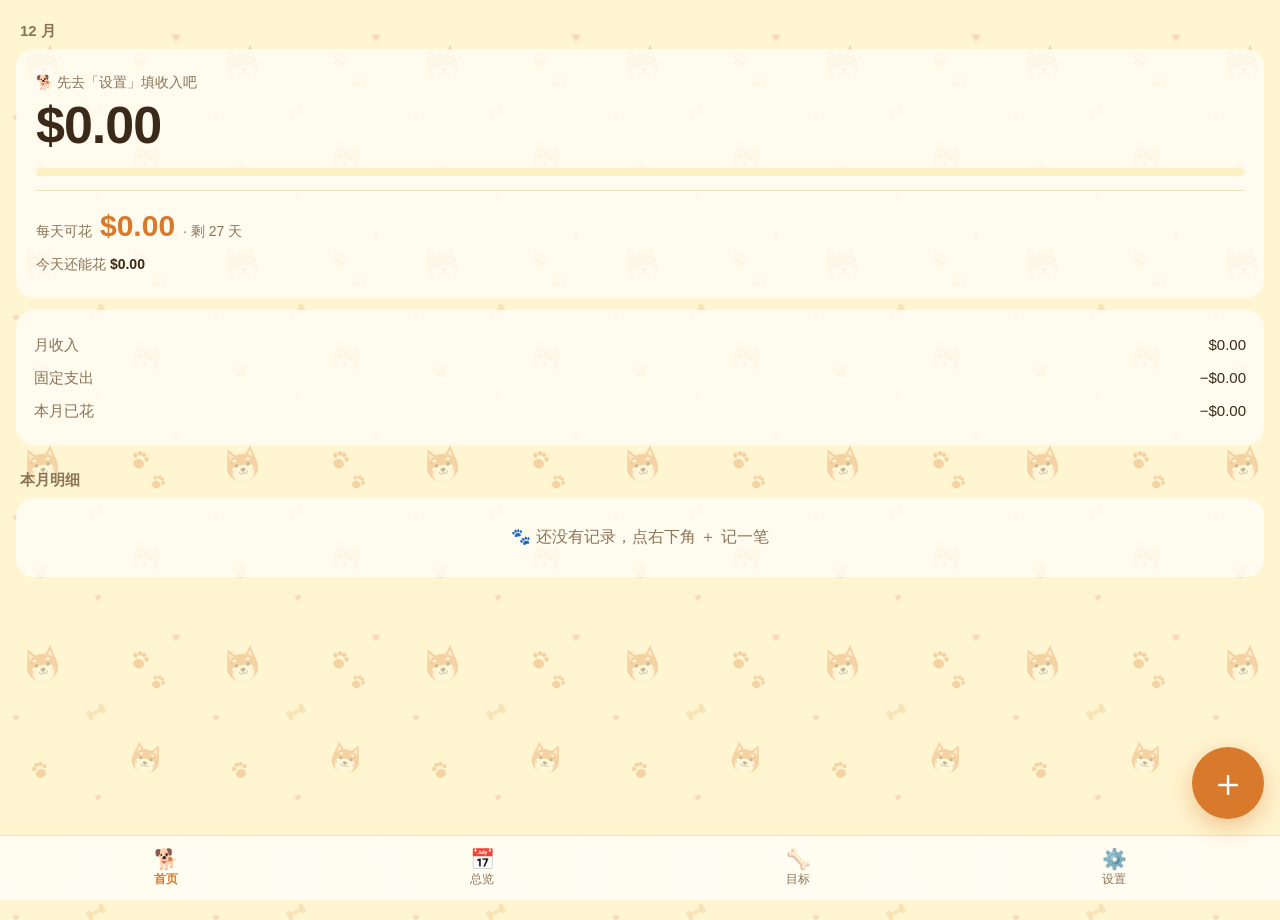
<file: index.html>
<!doctype html>
<html lang="zh-CN">
<head>
<meta charset="utf-8">
<meta name="viewport" content="width=device-width, initial-scale=1, viewport-fit=cover, user-scalable=no">
<title>柴柴账本</title>
<meta name="theme-color" content="#fff5d1" media="(prefers-color-scheme: light)">
<meta name="theme-color" content="#1d1710" media="(prefers-color-scheme: dark)">
<meta name="apple-mobile-web-app-capable" content="yes">
<meta name="mobile-web-app-capable" content="yes">
<meta name="apple-mobile-web-app-status-bar-style" content="default">
<meta name="apple-mobile-web-app-title" content="柴柴账本">
<link rel="manifest" href="manifest.webmanifest">
<link rel="apple-touch-icon" href="icons/icon-180.png">
<link rel="icon" href="icons/icon-192.png">
<link rel="stylesheet" href="style.css">
</head>
<body>
<main id="view"></main>

<nav class="tabbar">
  <button data-tab="home" class="active"><span class="ico">🐕</span>首页</button>
  <button data-tab="overview"><span class="ico">📅</span>总览</button>
  <button data-tab="goals"><span class="ico">🦴</span>目标</button>
  <button data-tab="settings"><span class="ico">⚙️</span>设置</button>
</nav>
<button id="fab" aria-label="记一笔">＋</button>

<!-- 记一笔 -->
<div class="sheet-bg" id="addSheet" hidden>
  <div class="sheet">
    <div class="sheet-head">
      <button class="link" data-close>取消</button>
      <strong>记一笔</strong>
      <input type="date" id="addDate" class="date-input">
    </div>
    <div class="seg kind-seg" id="kindSeg" hidden>
      <button data-kind="exp" class="on">支出</button>
      <button data-kind="inc">收入</button>
    </div>
    <div class="amount-display" id="addAmount">$0</div>
    <div class="add-warn" id="addWarn" hidden></div>
    <input id="addNote" class="note" placeholder="备注（可选）" maxlength="40">
    <div class="cats" id="catGrid"></div>
    <div class="keypad" id="keypad"></div>
  </div>
</div>

<!-- 通用输入弹窗 -->
<div class="sheet-bg" id="formSheet" hidden>
  <div class="sheet">
    <div class="sheet-head">
      <button class="link" data-close>取消</button>
      <strong id="formTitle"></strong>
      <button class="link strong" id="formSave">保存</button>
    </div>
    <form id="formBody" class="form"></form>
  </div>
</div>

<!-- 确认框 -->
<div class="sheet-bg confirm-bg" id="confirmSheet" hidden>
  <div class="sheet confirm">
    <p id="confirmMsg"></p>
    <button class="btn" id="confirmOk">确定</button>
    <button class="btn ghost" id="confirmCancel">取消</button>
  </div>
</div>

<div id="toast" hidden></div>
<script src="app.js"></script>
</body>
</html>
</file>
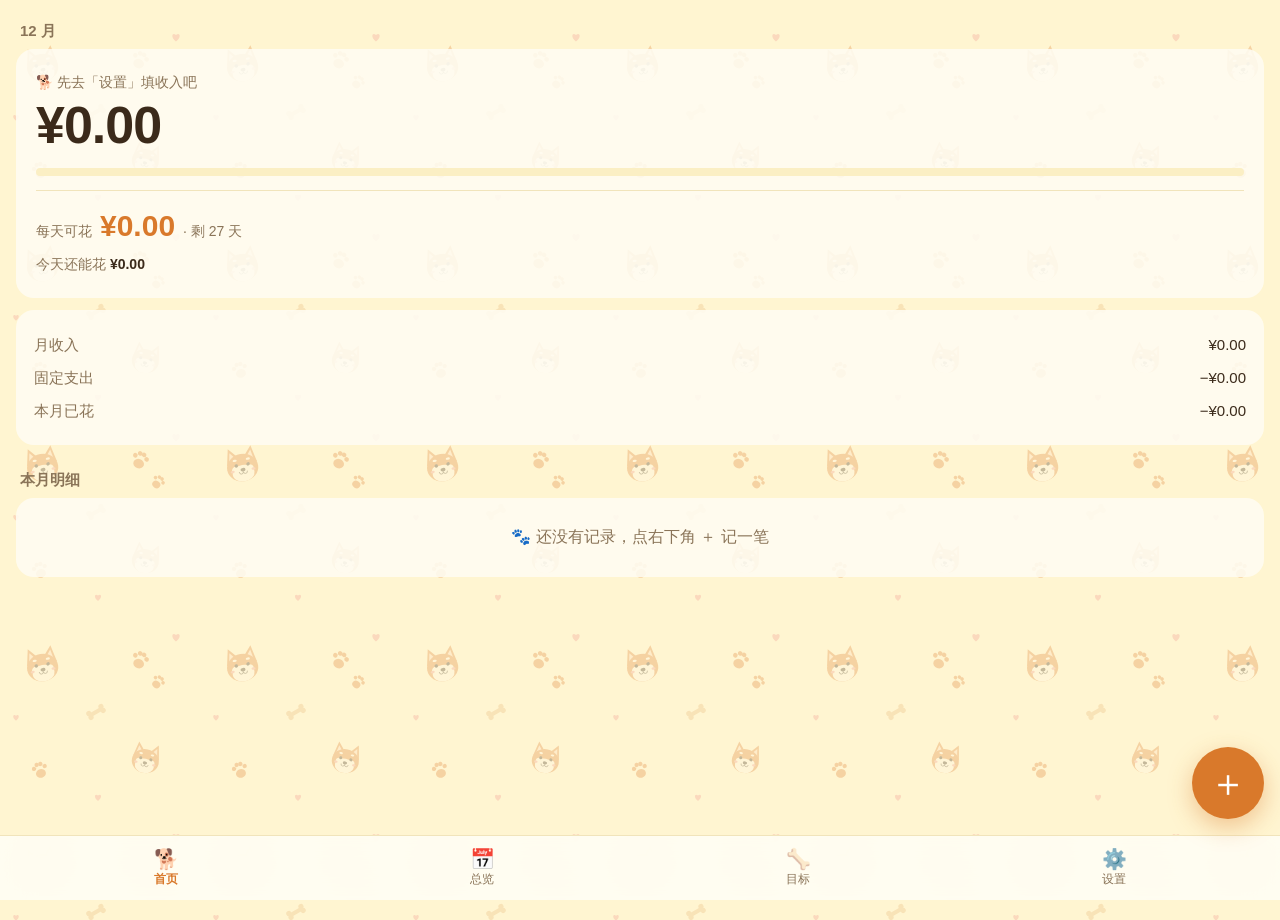
<file: cny/index.html>
<!doctype html>
<html lang="zh-CN">
<head>
<meta charset="utf-8">
<meta name="viewport" content="width=device-width, initial-scale=1, viewport-fit=cover, user-scalable=no">
<title>柴柴账本</title>
<meta name="theme-color" content="#fff5d1" media="(prefers-color-scheme: light)">
<meta name="theme-color" content="#1d1710" media="(prefers-color-scheme: dark)">
<meta name="apple-mobile-web-app-capable" content="yes">
<meta name="mobile-web-app-capable" content="yes">
<meta name="apple-mobile-web-app-status-bar-style" content="default">
<meta name="apple-mobile-web-app-title" content="柴柴账本">
<link rel="manifest" href="manifest.webmanifest">
<link rel="apple-touch-icon" href="../icons/icon-180.png">
<link rel="icon" href="../icons/icon-192.png">
<link rel="stylesheet" href="../style.css">
</head>
<body>
<main id="view"></main>

<nav class="tabbar">
  <button data-tab="home" class="active"><span class="ico">🐕</span>首页</button>
  <button data-tab="overview"><span class="ico">📅</span>总览</button>
  <button data-tab="goals"><span class="ico">🦴</span>目标</button>
  <button data-tab="settings"><span class="ico">⚙️</span>设置</button>
</nav>
<button id="fab" aria-label="记一笔">＋</button>

<!-- 记一笔 -->
<div class="sheet-bg" id="addSheet" hidden>
  <div class="sheet">
    <div class="sheet-head">
      <button class="link" data-close>取消</button>
      <strong>记一笔</strong>
      <input type="date" id="addDate" class="date-input">
    </div>
    <div class="seg kind-seg" id="kindSeg" hidden>
      <button data-kind="exp" class="on">支出</button>
      <button data-kind="inc">收入</button>
    </div>
    <div class="amount-display" id="addAmount">¥0</div>
    <div class="add-warn" id="addWarn" hidden></div>
    <input id="addNote" class="note" placeholder="备注（可选）" maxlength="40">
    <div class="cats" id="catGrid"></div>
    <div class="keypad" id="keypad"></div>
  </div>
</div>

<!-- 通用输入弹窗 -->
<div class="sheet-bg" id="formSheet" hidden>
  <div class="sheet">
    <div class="sheet-head">
      <button class="link" data-close>取消</button>
      <strong id="formTitle"></strong>
      <button class="link strong" id="formSave">保存</button>
    </div>
    <form id="formBody" class="form"></form>
  </div>
</div>

<!-- 确认框 -->
<div class="sheet-bg confirm-bg" id="confirmSheet" hidden>
  <div class="sheet confirm">
    <p id="confirmMsg"></p>
    <button class="btn" id="confirmOk">确定</button>
    <button class="btn ghost" id="confirmCancel">取消</button>
  </div>
</div>

<div id="toast" hidden></div>
<script>window.CURRENCY = 'CNY'; window.SW_PATH = '../sw.js';</script>
<script src="../app.js"></script>
</body>
</html>
</file>
<file: style.css>
:root {
  --bg: #fff5d1;
  --card: #fffdf4;
  --text: #3b2a1a;
  --muted: #8a7458;
  --line: #f1e4bb;
  --brand: #d9792b;
  --brand-soft: #fde6c8;
  --danger: #c0392b;
  --danger-soft: #fbe0da;
  --key: #fbefc4;
  --income: #e9b949;
  --radius: 18px;
}
@media (prefers-color-scheme: dark) {
  :root {
    --bg: #1d1710;
    --card: #2a2118;
    --text: #f7ead0;
    --muted: #b39d7c;
    --line: #3a2e21;
    --brand: #f0a04b;
    --brand-soft: #4a321a;
    --danger: #f08070;
    --danger-soft: #45231e;
    --key: #352a1e;
    --income: #c9a03a;
  }
}
* { box-sizing: border-box; -webkit-tap-highlight-color: transparent; }
html, body { margin: 0; background: var(--bg); color: var(--text); }
body {
  font: 16px/1.4 -apple-system, BlinkMacSystemFont, "PingFang SC", "Helvetica Neue", sans-serif;
  padding: env(safe-area-inset-top) 16px calc(170px + env(safe-area-inset-bottom));
  min-height: 100vh;
  -webkit-user-select: none; user-select: none;
}
input, button, select { font: inherit; color: inherit; }
button { cursor: pointer; border: 0; background: none; }
.num { font-variant-numeric: tabular-nums; }

h1 { font-size: 15px; font-weight: 600; color: var(--muted); margin: 20px 4px 8px; }
h2 { font-size: 15px; font-weight: 600; color: var(--muted); margin: 24px 4px 8px; }

.card { background: var(--card); border-radius: var(--radius); padding: 18px; margin-bottom: 12px; }

/* 首页大数字 */
.hero { padding: 24px 20px; }
.hero .label { color: var(--muted); font-size: 14px; }
.hero .big { font-size: 52px; font-weight: 700; letter-spacing: -1px; line-height: 1.1; margin: 4px 0 2px; }
.hero .big.neg { color: var(--danger); }
.hero .daily { display: flex; align-items: baseline; gap: 8px; margin-top: 14px; padding-top: 14px; border-top: 1px solid var(--line); }
.hero .daily b { font-size: 30px; font-weight: 700; color: var(--brand); }
.hero .daily b.neg { color: var(--danger); }
.bar { height: 8px; background: var(--key); border-radius: 99px; overflow: hidden; margin-top: 14px; }
.bar > i { display: block; height: 100%; background: var(--brand); border-radius: 99px; transition: width .3s; }
.bar.over > i { background: var(--danger); }

.rows .row { display: flex; justify-content: space-between; padding: 6px 0; color: var(--muted); font-size: 15px; }
.rows .row span:last-child { color: var(--text); }

.list { background: var(--card); border-radius: var(--radius); overflow: hidden; }
.item { display: flex; align-items: center; gap: 12px; padding: 14px 16px; border-bottom: 1px solid var(--line); }
.item:last-child { border-bottom: 0; }
.item .emoji { font-size: 22px; width: 40px; height: 40px; display: grid; place-items: center; background: var(--key); border-radius: 12px; flex: none; }
.item .mid { flex: 1; min-width: 0; }
.item .mid div:first-child { font-weight: 600; }
.item .mid div:last-child { color: var(--muted); font-size: 13px; white-space: nowrap; overflow: hidden; text-overflow: ellipsis; }
.item .amt { font-weight: 600; }
.item .del { color: var(--muted); font-size: 20px; width: 36px; height: 36px; }
.empty { color: var(--muted); text-align: center; padding: 28px 16px; }

/* 目标 */
.goal .top { display: flex; justify-content: space-between; align-items: baseline; }
.goal .name { font-size: 18px; font-weight: 700; }
.goal .pct { color: var(--brand); font-weight: 700; }
.goal .name { flex: 1; min-width: 0; }
.goal .order { display: flex; gap: 4px; margin-left: 10px; align-self: center; }
.goal .order button { width: 34px; height: 34px; border-radius: 10px; background: var(--key); color: var(--muted); font-size: 16px; }
.goal .order button:disabled { opacity: .35; }
.goal-seg { margin-bottom: 12px; }
.goal .sub { color: var(--muted); font-size: 14px; margin-top: 6px; }
.goal .bar { height: 12px; }
.goal .actions, .piggy .actions { display: flex; gap: 8px; margin-top: 14px; }

.btn { display: block; width: 100%; min-height: 54px; border-radius: 14px; font-size: 17px; font-weight: 600; background: var(--brand); color: #fff; }
.btn.soft { background: var(--brand-soft); color: var(--brand); }
.btn.ghost { background: var(--key); color: var(--text); }
.btn.danger { background: var(--danger-soft); color: var(--danger); }
.btn + .btn { margin-top: 10px; }
.actions .btn { margin: 0; min-height: 48px; font-size: 16px; }
@media (prefers-color-scheme: dark) { .btn:not(.soft):not(.ghost):not(.danger) { color: #2a1806; } }

/* 设置 */
.set-row { display: flex; justify-content: space-between; align-items: center; min-height: 56px; padding: 0 16px; border-bottom: 1px solid var(--line); width: 100%; text-align: left; }
.set-row:last-child { border-bottom: 0; }
.set-row span:last-child { color: var(--muted); }
.set-row .chev::after { content: " ›"; }
.hint { color: var(--muted); font-size: 13px; margin: 8px 4px 0; }

/* Tab 栏 + 悬浮按钮（在 Tab 栏上方右下角，右手拇指可及） */
.tabbar {
  position: fixed; left: 0; right: 0; bottom: 0; z-index: 10;
  display: flex; padding: 6px 8px calc(6px + env(safe-area-inset-bottom));
  background: color-mix(in srgb, var(--card) 92%, transparent);
  backdrop-filter: blur(16px); -webkit-backdrop-filter: blur(16px);
  border-top: 1px solid var(--line);
}
.tabbar button { flex: 1; display: flex; flex-direction: column; align-items: center; gap: 2px; font-size: 12px; color: var(--muted); min-height: 52px; justify-content: center; }
.tabbar .ico { font-size: 20px; line-height: 1; }
.tabbar button.active { color: var(--brand); font-weight: 600; }
#fab {
  position: fixed; z-index: 11; right: 16px; bottom: calc(81px + env(safe-area-inset-bottom));
  width: 72px; height: 72px; border-radius: 50%;
  background: var(--brand); color: #fff; font-size: 38px; line-height: 1;
  box-shadow: 0 8px 24px rgba(217, 121, 43, .4);
}
@media (prefers-color-scheme: dark) { #fab { color: #2a1806; } }
#fab:active, .btn:active, .key:active, .cat:active { transform: scale(.96); }

/* 底部弹出面板 */
.sheet-bg { position: fixed; inset: 0; z-index: 20; background: rgba(0,0,0,.35); display: flex; align-items: flex-end; }
.sheet-bg[hidden] { display: none; }
.sheet {
  width: 100%; max-height: 94vh; overflow-y: auto;
  background: var(--bg); border-radius: 22px 22px 0 0;
  padding: 12px 16px calc(16px + env(safe-area-inset-bottom));
  animation: up .22s ease-out;
}
@keyframes up { from { transform: translateY(40%); opacity: .5; } }
.sheet-head { display: grid; grid-template-columns: 1fr auto 1fr; align-items: center; min-height: 44px; }
.sheet-head > :first-child { justify-self: start; }
.sheet-head > :last-child { justify-self: end; }
.link { color: var(--brand); font-size: 17px; padding: 8px 4px; }
.link.strong { font-weight: 700; }
.date-input { border: 0; background: var(--key); border-radius: 10px; padding: 6px 8px; font-size: 14px; max-width: 140px; }

.amount-display { font-size: 48px; font-weight: 700; text-align: center; padding: 10px 0 6px; letter-spacing: -1px; }
.note { display: block; width: 100%; margin-bottom: 12px; border: 0; background: var(--card); border-radius: 12px; padding: 12px 14px; font-size: 16px; -webkit-user-select: text; user-select: text; }
.cats { display: grid; grid-template-columns: repeat(4, 1fr); gap: 8px; margin: 0 0 12px; }
.cat { background: var(--card); border-radius: 14px; min-height: 62px; display: flex; flex-direction: column; align-items: center; justify-content: center; font-size: 13px; gap: 2px; border: 2px solid transparent; }
.cat span { font-size: 22px; }
.cat.sel { border-color: var(--brand); background: var(--brand-soft); color: var(--brand); font-weight: 600; }
.keypad { display: grid; grid-template-columns: repeat(3, 1fr) 1.2fr; gap: 8px; }
.key { min-height: 58px; border-radius: 14px; background: var(--card); font-size: 24px; font-weight: 500; }
.key.ok { grid-column: 4; grid-row: 1 / span 4; background: var(--brand); color: #fff; font-size: 20px; font-weight: 700; }
@media (prefers-color-scheme: dark) { .key.ok { color: #2a1806; } }
.key.ok:disabled { opacity: .4; }

.form label { display: block; margin: 14px 0 0; }
.form label > span { display: block; color: var(--muted); font-size: 14px; margin: 0 4px 6px; }
.form input, .form select { width: 100%; min-height: 52px; border: 0; background: var(--card); border-radius: 12px; padding: 0 14px; font-size: 18px; -webkit-user-select: text; user-select: text; -webkit-appearance: none; appearance: none; }
.seg { display: flex; background: var(--key); border-radius: 12px; padding: 3px; }
.seg button { flex: 1; min-height: 44px; border-radius: 10px; font-size: 16px; color: var(--muted); }
.seg button.on { background: var(--card); color: var(--text); font-weight: 600; box-shadow: 0 1px 3px rgba(0,0,0,.08); }
.form .calc { color: var(--brand); font-size: 14px; margin: 6px 4px 0; min-height: 1em; }
.fixed-line { display: flex; gap: 8px; align-items: center; margin-top: 8px; }
.fixed-line input { min-height: 48px; font-size: 16px; }
.fixed-line .n { flex: 1.3; }
.fixed-line .a { flex: 1; }
.fixed-line select { width: 76px; min-height: 48px; font-size: 15px; padding: 0 8px; }
.fixed-line .x { width: 36px; color: var(--muted); font-size: 20px; flex: none; }

#toast { position: fixed; left: 50%; top: calc(16px + env(safe-area-inset-top)); transform: translateX(-50%); z-index: 30; background: var(--text); color: var(--bg); padding: 10px 18px; border-radius: 99px; font-size: 15px; }

/* 超支提示 */
.warn { color: var(--danger); font-weight: 600; font-size: 15px; }
.warn.card { background: var(--danger-soft); padding: 14px 16px; }
.warn.card.soft { background: var(--brand-soft); color: var(--text); font-weight: 500; }
.rows .warn { padding-bottom: 8px; margin-bottom: 4px; border-bottom: 1px solid var(--line); }
.add-warn { text-align: center; font-size: 14px; border-radius: 12px; padding: 8px 12px; margin: 0 0 10px; }
.add-warn[hidden] { display: none; }
.add-warn.over { background: var(--danger-soft); color: var(--danger); font-weight: 600; }
.add-warn.tight { background: var(--brand-soft); color: var(--text); }
.neg { color: var(--danger) !important; }

/* 总览 */
.ov-seg { margin-bottom: 12px; }
.pager { display: flex; align-items: center; justify-content: space-between; margin-bottom: 12px; }
.pager strong { font-size: 18px; }
.pager button { width: 52px; height: 48px; border-radius: 14px; background: var(--card); font-size: 26px; color: var(--brand); }
.pager button:disabled { opacity: .3; }
.rows .row.total { border-top: 1px solid var(--line); margin-top: 6px; padding-top: 12px; font-weight: 700; color: var(--text); font-size: 17px; }
.rows .muted-note { font-size: 13px; padding-top: 0; }
.cat-row small { color: var(--muted); font-weight: 400; margin-left: 4px; }
.bar.thin { height: 6px; margin-top: 6px; }

.chart { position: relative; display: flex; align-items: flex-end; gap: 4px; height: 160px; padding-bottom: 20px; }
.chart .col { flex: 1; height: 100%; display: flex; align-items: flex-end; gap: 2px; position: relative; padding: 0; }
.chart .col i { flex: 1; display: block; background: var(--brand); border-radius: 3px 3px 0 0; min-height: 2px; }
.chart .col i.inc { background: var(--income); }
.chart .col.off i { background: var(--line); }
.chart .col span { position: absolute; bottom: -20px; left: 0; right: 0; text-align: center; font-size: 11px; color: var(--muted); }
.chart .budget-line { position: absolute; left: 0; right: 0; bottom: calc(20px + (100% - 20px) * var(--b)); border-top: 2px dashed var(--muted); opacity: .7; pointer-events: none; z-index: 1; }
.legend { display: flex; gap: 16px; flex-wrap: wrap; font-size: 12px; color: var(--muted); margin-top: 10px; }
.legend .sw { display: inline-block; width: 10px; height: 10px; border-radius: 2px; background: var(--brand); margin-right: 4px; vertical-align: -1px; }
.legend .sw.inc { background: var(--income); }
.legend .sw.dash { background: none; border-top: 2px dashed var(--muted); height: 0; width: 14px; border-radius: 0; vertical-align: 3px; }

/* 背景：小柴犬、爪印、骨头、爱心平铺图案（淡淡的，不影响阅读） */
:root { --pattern: url("data:image/svg+xml,%3Csvg xmlns=%22http://www.w3.org/2000/svg%22 width=%22200%22 height=%22200%22%3E%3Cg opacity=%220.3%22%3E%3Cg transform=%22translate(42 44) rotate(-10) scale(46) translate(-.5 -.5)%22%3E %3Cpath d=%22M.17 .5L.25 .13L.45 .36ZM.83 .5L.75 .13L.55 .36Z%22 fill=%22%23de8034%22/%3E %3Cpath d=%22M.23 .43L.27 .22L.39 .37ZM.77 .43L.73 .22L.61 .37Z%22 fill=%22%23ffd6b4%22/%3E %3Cellipse cx=%22.5%22 cy=%22.58%22 rx=%22.34%22 ry=%22.3%22 fill=%22%23de8034%22/%3E %3Cellipse cx=%22.5%22 cy=%22.7%22 rx=%22.24%22 ry=%22.18%22 fill=%22%23fff6e4%22/%3E %3Cellipse cx=%22.36%22 cy=%22.62%22 rx=%22.1%22 ry=%22.09%22 fill=%22%23fff6e4%22/%3E%3Cellipse cx=%22.64%22 cy=%22.62%22 rx=%22.1%22 ry=%22.09%22 fill=%22%23fff6e4%22/%3E %3Cellipse cx=%22.355%22 cy=%22.405%22 rx=%22.045%22 ry=%22.025%22 fill=%22%23fff6e4%22/%3E%3Cellipse cx=%22.645%22 cy=%22.405%22 rx=%22.045%22 ry=%22.025%22 fill=%22%23fff6e4%22/%3E %3Ccircle cx=%22.37%22 cy=%22.52%22 r=%22.038%22 fill=%22%233b2a1a%22/%3E%3Ccircle cx=%22.63%22 cy=%22.52%22 r=%22.038%22 fill=%22%233b2a1a%22/%3E %3Cellipse cx=%22.5%22 cy=%22.625%22 rx=%22.055%22 ry=%22.038%22 fill=%22%233b2a1a%22/%3E %3Cellipse cx=%22.27%22 cy=%22.64%22 rx=%22.045%22 ry=%22.028%22 fill=%22%23f0968c%22/%3E%3Cellipse cx=%22.73%22 cy=%22.64%22 rx=%22.045%22 ry=%22.028%22 fill=%22%23f0968c%22/%3E %3Cpath d=%22M.41 .67A.045 .045 0 0 0 .5 .67A.045 .045 0 0 0 .59 .67%22 fill=%22none%22 stroke=%22%233b2a1a%22 stroke-width=%22.016%22 stroke-linecap=%22round%22/%3E %3C/g%3E%3Cg transform=%22translate(146 138) rotate(12) scale(40) translate(-.5 -.5)%22%3E %3Cpath d=%22M.17 .5L.25 .13L.45 .36ZM.83 .5L.75 .13L.55 .36Z%22 fill=%22%23de8034%22/%3E %3Cpath d=%22M.23 .43L.27 .22L.39 .37ZM.77 .43L.73 .22L.61 .37Z%22 fill=%22%23ffd6b4%22/%3E %3Cellipse cx=%22.5%22 cy=%22.58%22 rx=%22.34%22 ry=%22.3%22 fill=%22%23de8034%22/%3E %3Cellipse cx=%22.5%22 cy=%22.7%22 rx=%22.24%22 ry=%22.18%22 fill=%22%23fff6e4%22/%3E %3Cellipse cx=%22.36%22 cy=%22.62%22 rx=%22.1%22 ry=%22.09%22 fill=%22%23fff6e4%22/%3E%3Cellipse cx=%22.64%22 cy=%22.62%22 rx=%22.1%22 ry=%22.09%22 fill=%22%23fff6e4%22/%3E %3Cellipse cx=%22.355%22 cy=%22.405%22 rx=%22.045%22 ry=%22.025%22 fill=%22%23fff6e4%22/%3E%3Cellipse cx=%22.645%22 cy=%22.405%22 rx=%22.045%22 ry=%22.025%22 fill=%22%23fff6e4%22/%3E %3Ccircle cx=%22.37%22 cy=%22.52%22 r=%22.038%22 fill=%22%233b2a1a%22/%3E%3Ccircle cx=%22.63%22 cy=%22.52%22 r=%22.038%22 fill=%22%233b2a1a%22/%3E %3Cellipse cx=%22.5%22 cy=%22.625%22 rx=%22.055%22 ry=%22.038%22 fill=%22%233b2a1a%22/%3E %3Cellipse cx=%22.27%22 cy=%22.64%22 rx=%22.045%22 ry=%22.028%22 fill=%22%23f0968c%22/%3E%3Cellipse cx=%22.73%22 cy=%22.64%22 rx=%22.045%22 ry=%22.028%22 fill=%22%23f0968c%22/%3E %3Cpath d=%22M.41 .67A.045 .045 0 0 0 .5 .67A.045 .045 0 0 0 .59 .67%22 fill=%22none%22 stroke=%22%233b2a1a%22 stroke-width=%22.016%22 stroke-linecap=%22round%22/%3E %3C/g%3E%3Cg transform=%22translate(140 40) rotate(20) scale(1.3)%22 fill=%22%23de8034%22%3E %3Cellipse cx=%220%22 cy=%223%22 rx=%224.2%22 ry=%223.6%22/%3E%3Ccircle cx=%22-4.6%22 cy=%22-2.2%22 r=%221.8%22/%3E%3Ccircle cx=%22-1.6%22 cy=%22-4.8%22 r=%221.8%22/%3E%3Ccircle cx=%221.6%22 cy=%22-4.8%22 r=%221.8%22/%3E%3Ccircle cx=%224.6%22 cy=%22-2.2%22 r=%221.8%22/%3E%3C/g%3E%3Cg transform=%22translate(158 62) rotate(35) scale(1.0)%22 fill=%22%23de8034%22%3E %3Cellipse cx=%220%22 cy=%223%22 rx=%224.2%22 ry=%223.6%22/%3E%3Ccircle cx=%22-4.6%22 cy=%22-2.2%22 r=%221.8%22/%3E%3Ccircle cx=%22-1.6%22 cy=%22-4.8%22 r=%221.8%22/%3E%3Ccircle cx=%221.6%22 cy=%22-4.8%22 r=%221.8%22/%3E%3Ccircle cx=%224.6%22 cy=%22-2.2%22 r=%221.8%22/%3E%3C/g%3E%3Cg transform=%22translate(40 150) rotate(-15) scale(1.2)%22 fill=%22%23de8034%22%3E %3Cellipse cx=%220%22 cy=%223%22 rx=%224.2%22 ry=%223.6%22/%3E%3Ccircle cx=%22-4.6%22 cy=%22-2.2%22 r=%221.8%22/%3E%3Ccircle cx=%22-1.6%22 cy=%22-4.8%22 r=%221.8%22/%3E%3Ccircle cx=%221.6%22 cy=%22-4.8%22 r=%221.8%22/%3E%3Ccircle cx=%224.6%22 cy=%22-2.2%22 r=%221.8%22/%3E%3C/g%3E%3Cg transform=%22translate(96 92) rotate(-30)%22 fill=%22%23e8b878%22%3E %3Crect x=%22-7%22 y=%22-2%22 width=%2214%22 height=%224%22 rx=%222%22/%3E%3Ccircle cx=%22-7%22 cy=%22-2.2%22 r=%222.6%22/%3E%3Ccircle cx=%22-7%22 cy=%222.2%22 r=%222.6%22/%3E%3Ccircle cx=%227%22 cy=%22-2.2%22 r=%222.6%22/%3E%3Ccircle cx=%227%22 cy=%222.2%22 r=%222.6%22/%3E%3C/g%3E%3Cpath transform=%22translate(176 18) scale(1.2)%22 d=%22M0 3C-5-1-3-5 0-2.5C3-5 5-1 0 3Z%22 fill=%22%23f0968c%22/%3E%3Cpath transform=%22translate(98 178) scale(1.0)%22 d=%22M0 3C-5-1-3-5 0-2.5C3-5 5-1 0 3Z%22 fill=%22%23f0968c%22/%3E%3Cpath transform=%22translate(16 98) scale(0.9)%22 d=%22M0 3C-5-1-3-5 0-2.5C3-5 5-1 0 3Z%22 fill=%22%23f0968c%22/%3E%3C/g%3E%3C/svg%3E"); }
@media (prefers-color-scheme: dark) { :root { --pattern: url("data:image/svg+xml,%3Csvg xmlns=%22http://www.w3.org/2000/svg%22 width=%22200%22 height=%22200%22%3E%3Cg opacity=%220.15%22%3E%3Cg transform=%22translate(42 44) rotate(-10) scale(46) translate(-.5 -.5)%22%3E %3Cpath d=%22M.17 .5L.25 .13L.45 .36ZM.83 .5L.75 .13L.55 .36Z%22 fill=%22%23de8034%22/%3E %3Cpath d=%22M.23 .43L.27 .22L.39 .37ZM.77 .43L.73 .22L.61 .37Z%22 fill=%22%23ffd6b4%22/%3E %3Cellipse cx=%22.5%22 cy=%22.58%22 rx=%22.34%22 ry=%22.3%22 fill=%22%23de8034%22/%3E %3Cellipse cx=%22.5%22 cy=%22.7%22 rx=%22.24%22 ry=%22.18%22 fill=%22%23fff6e4%22/%3E %3Cellipse cx=%22.36%22 cy=%22.62%22 rx=%22.1%22 ry=%22.09%22 fill=%22%23fff6e4%22/%3E%3Cellipse cx=%22.64%22 cy=%22.62%22 rx=%22.1%22 ry=%22.09%22 fill=%22%23fff6e4%22/%3E %3Cellipse cx=%22.355%22 cy=%22.405%22 rx=%22.045%22 ry=%22.025%22 fill=%22%23fff6e4%22/%3E%3Cellipse cx=%22.645%22 cy=%22.405%22 rx=%22.045%22 ry=%22.025%22 fill=%22%23fff6e4%22/%3E %3Ccircle cx=%22.37%22 cy=%22.52%22 r=%22.038%22 fill=%22%233b2a1a%22/%3E%3Ccircle cx=%22.63%22 cy=%22.52%22 r=%22.038%22 fill=%22%233b2a1a%22/%3E %3Cellipse cx=%22.5%22 cy=%22.625%22 rx=%22.055%22 ry=%22.038%22 fill=%22%233b2a1a%22/%3E %3Cellipse cx=%22.27%22 cy=%22.64%22 rx=%22.045%22 ry=%22.028%22 fill=%22%23f0968c%22/%3E%3Cellipse cx=%22.73%22 cy=%22.64%22 rx=%22.045%22 ry=%22.028%22 fill=%22%23f0968c%22/%3E %3Cpath d=%22M.41 .67A.045 .045 0 0 0 .5 .67A.045 .045 0 0 0 .59 .67%22 fill=%22none%22 stroke=%22%233b2a1a%22 stroke-width=%22.016%22 stroke-linecap=%22round%22/%3E %3C/g%3E%3Cg transform=%22translate(146 138) rotate(12) scale(40) translate(-.5 -.5)%22%3E %3Cpath d=%22M.17 .5L.25 .13L.45 .36ZM.83 .5L.75 .13L.55 .36Z%22 fill=%22%23de8034%22/%3E %3Cpath d=%22M.23 .43L.27 .22L.39 .37ZM.77 .43L.73 .22L.61 .37Z%22 fill=%22%23ffd6b4%22/%3E %3Cellipse cx=%22.5%22 cy=%22.58%22 rx=%22.34%22 ry=%22.3%22 fill=%22%23de8034%22/%3E %3Cellipse cx=%22.5%22 cy=%22.7%22 rx=%22.24%22 ry=%22.18%22 fill=%22%23fff6e4%22/%3E %3Cellipse cx=%22.36%22 cy=%22.62%22 rx=%22.1%22 ry=%22.09%22 fill=%22%23fff6e4%22/%3E%3Cellipse cx=%22.64%22 cy=%22.62%22 rx=%22.1%22 ry=%22.09%22 fill=%22%23fff6e4%22/%3E %3Cellipse cx=%22.355%22 cy=%22.405%22 rx=%22.045%22 ry=%22.025%22 fill=%22%23fff6e4%22/%3E%3Cellipse cx=%22.645%22 cy=%22.405%22 rx=%22.045%22 ry=%22.025%22 fill=%22%23fff6e4%22/%3E %3Ccircle cx=%22.37%22 cy=%22.52%22 r=%22.038%22 fill=%22%233b2a1a%22/%3E%3Ccircle cx=%22.63%22 cy=%22.52%22 r=%22.038%22 fill=%22%233b2a1a%22/%3E %3Cellipse cx=%22.5%22 cy=%22.625%22 rx=%22.055%22 ry=%22.038%22 fill=%22%233b2a1a%22/%3E %3Cellipse cx=%22.27%22 cy=%22.64%22 rx=%22.045%22 ry=%22.028%22 fill=%22%23f0968c%22/%3E%3Cellipse cx=%22.73%22 cy=%22.64%22 rx=%22.045%22 ry=%22.028%22 fill=%22%23f0968c%22/%3E %3Cpath d=%22M.41 .67A.045 .045 0 0 0 .5 .67A.045 .045 0 0 0 .59 .67%22 fill=%22none%22 stroke=%22%233b2a1a%22 stroke-width=%22.016%22 stroke-linecap=%22round%22/%3E %3C/g%3E%3Cg transform=%22translate(140 40) rotate(20) scale(1.3)%22 fill=%22%23de8034%22%3E %3Cellipse cx=%220%22 cy=%223%22 rx=%224.2%22 ry=%223.6%22/%3E%3Ccircle cx=%22-4.6%22 cy=%22-2.2%22 r=%221.8%22/%3E%3Ccircle cx=%22-1.6%22 cy=%22-4.8%22 r=%221.8%22/%3E%3Ccircle cx=%221.6%22 cy=%22-4.8%22 r=%221.8%22/%3E%3Ccircle cx=%224.6%22 cy=%22-2.2%22 r=%221.8%22/%3E%3C/g%3E%3Cg transform=%22translate(158 62) rotate(35) scale(1.0)%22 fill=%22%23de8034%22%3E %3Cellipse cx=%220%22 cy=%223%22 rx=%224.2%22 ry=%223.6%22/%3E%3Ccircle cx=%22-4.6%22 cy=%22-2.2%22 r=%221.8%22/%3E%3Ccircle cx=%22-1.6%22 cy=%22-4.8%22 r=%221.8%22/%3E%3Ccircle cx=%221.6%22 cy=%22-4.8%22 r=%221.8%22/%3E%3Ccircle cx=%224.6%22 cy=%22-2.2%22 r=%221.8%22/%3E%3C/g%3E%3Cg transform=%22translate(40 150) rotate(-15) scale(1.2)%22 fill=%22%23de8034%22%3E %3Cellipse cx=%220%22 cy=%223%22 rx=%224.2%22 ry=%223.6%22/%3E%3Ccircle cx=%22-4.6%22 cy=%22-2.2%22 r=%221.8%22/%3E%3Ccircle cx=%22-1.6%22 cy=%22-4.8%22 r=%221.8%22/%3E%3Ccircle cx=%221.6%22 cy=%22-4.8%22 r=%221.8%22/%3E%3Ccircle cx=%224.6%22 cy=%22-2.2%22 r=%221.8%22/%3E%3C/g%3E%3Cg transform=%22translate(96 92) rotate(-30)%22 fill=%22%23e8b878%22%3E %3Crect x=%22-7%22 y=%22-2%22 width=%2214%22 height=%224%22 rx=%222%22/%3E%3Ccircle cx=%22-7%22 cy=%22-2.2%22 r=%222.6%22/%3E%3Ccircle cx=%22-7%22 cy=%222.2%22 r=%222.6%22/%3E%3Ccircle cx=%227%22 cy=%22-2.2%22 r=%222.6%22/%3E%3Ccircle cx=%227%22 cy=%222.2%22 r=%222.6%22/%3E%3C/g%3E%3Cpath transform=%22translate(176 18) scale(1.2)%22 d=%22M0 3C-5-1-3-5 0-2.5C3-5 5-1 0 3Z%22 fill=%22%23f0968c%22/%3E%3Cpath transform=%22translate(98 178) scale(1.0)%22 d=%22M0 3C-5-1-3-5 0-2.5C3-5 5-1 0 3Z%22 fill=%22%23f0968c%22/%3E%3Cpath transform=%22translate(16 98) scale(0.9)%22 d=%22M0 3C-5-1-3-5 0-2.5C3-5 5-1 0 3Z%22 fill=%22%23f0968c%22/%3E%3C/g%3E%3C/svg%3E"); } }
body { background-image: var(--pattern); background-size: 200px 200px; }
/* 卡片微透，让背景小柴犬隐约透出来 */
.card, .list { background: color-mix(in srgb, var(--card) 86%, transparent); }
.warn.card { background: var(--danger-soft); }
.warn.card.soft { background: var(--brand-soft); }

/* 收入 */
.plus { color: var(--brand) !important; }
.kind-seg { margin: 4px 0 0; }
.kind-seg[hidden], .cats[hidden], [data-fixed][hidden], [data-weekly][hidden] { display: none; }

/* 小金猪 */
.piggy { background: linear-gradient(135deg, #ffe08a, #ffc857) !important; color: #4a3208; }
.piggy .label, .piggy .sub { color: #7a5a1c; }
.pig-top { display: flex; align-items: center; gap: 14px; }
.pig-face { font-size: 44px; width: 68px; height: 68px; display: grid; place-items: center; background: rgba(255,255,255,.55); border-radius: 50%; flex: none; }
.pig-amt { font-size: 34px; font-weight: 700; letter-spacing: -.5px; }
.piggy .sub { margin-top: 10px; font-size: 14px; }
.piggy .btn { background: #4a3208; color: #ffe08a; }
.piggy .btn.soft { background: rgba(255,255,255,.6); color: #4a3208; }
.btn:disabled { opacity: .4; }
.pig-btn { margin-top: 8px !important; min-height: 46px; font-size: 15px; background: #ffe7a3; color: #6b4a0c; }
@media (prefers-color-scheme: dark) {
  .piggy { background: linear-gradient(135deg, #5a4413, #3f2f0c) !important; color: #ffe08a; }
  .piggy .label, .piggy .sub { color: #e8c97a; }
  .piggy .btn { background: #ffc857; color: #2a1806; }
  .piggy .btn.soft { background: rgba(255,255,255,.12); color: #ffe08a; }
  .pig-btn { background: #4a3a14; color: #ffe08a; }
}
/* 共省下 */
.kept { margin-top: 12px; padding: 12px 14px; border-radius: 14px; background: #fff1c2; }
.kept > div { display: flex; justify-content: space-between; align-items: baseline; font-weight: 700; }
.kept b { font-size: 20px; color: var(--brand); }
.kept small { display: block; color: var(--muted); font-size: 12px; margin-top: 2px; }
.kept.neg-bg { background: var(--danger-soft); }
.kept.neg-bg b { color: var(--danger); }
@media (prefers-color-scheme: dark) { .kept { background: #3a2d12; } }

/* 确认框：盖在其他弹层之上 */
.confirm-bg { z-index: 40; }
.confirm p { font-size: 17px; line-height: 1.5; text-align: center; margin: 12px 8px 18px; font-weight: 500; -webkit-user-select: text; user-select: text; }

/* 目标截止日期 */
.goal .due { margin-top: 8px; font-size: 14px; color: var(--muted); }
.goal .due.soon { color: var(--brand); font-weight: 600; }
.goal .due.ok { color: var(--brand); }
.form input[type=date] { font-size: 17px; }

/* 日历设置步骤 */
.steps { margin: 8px 0 0; padding: 0 0 0 22px; font-size: 16px; line-height: 1.6; }
.steps li { margin: 10px 0; }
.steps .link { font-size: 14px; margin-left: 6px; }

/* 总览分类：点开看每一笔 */
.cat-row { width: 100%; text-align: left; }
.cat-row .chev-down { color: var(--muted); font-size: 20px; transition: transform .2s; }
.cat-row.open .chev-down { transform: rotate(90deg); }
.cat-items { background: var(--key); border-bottom: 1px solid var(--line); padding: 4px 0; }
.cat-items[hidden] { display: none; }
.cat-item { display: flex; gap: 12px; align-items: baseline; padding: 9px 16px 9px 68px; font-size: 15px; }
.cat-item .d { color: var(--muted); font-size: 13px; width: 40px; flex: none; }
.cat-item .n { flex: 1; min-width: 0; white-space: nowrap; overflow: hidden; text-overflow: ellipsis; }
.cat-item .n i { color: var(--muted); font-style: normal; }

/* 首页：今天还能花 */
.hero .today { margin-top: 8px; }
.hero .today b { color: var(--text); font-weight: 600; }
.hero .big.short { color: var(--brand); }
.cover-btn { margin-top: 10px; }
.link-btn { display: block; margin: 12px auto 0; color: var(--muted); font-size: 14px; text-decoration: underline; text-underline-offset: 3px; min-height: 32px; }
</file>
